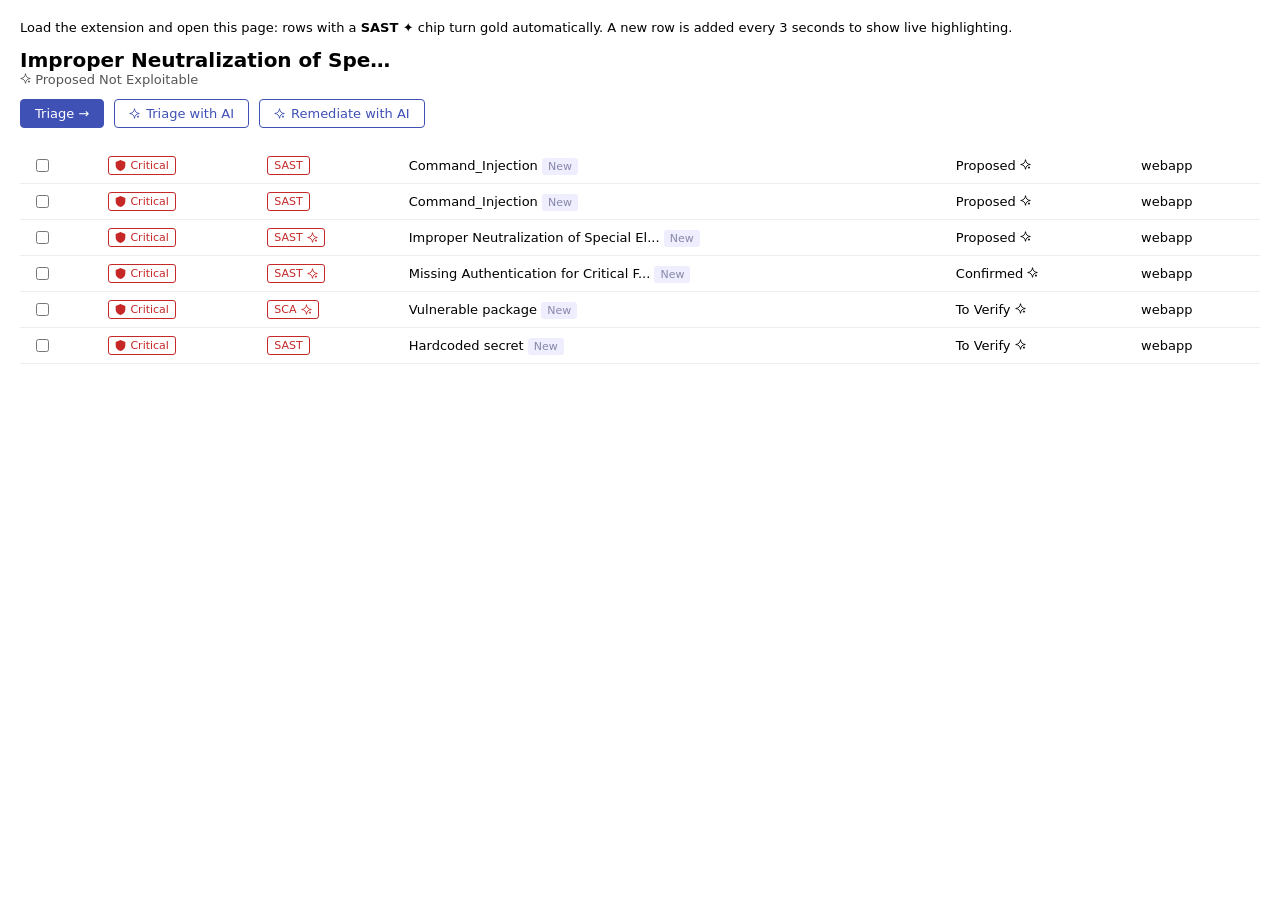
<file: demo/index.html>
<!doctype html>
<html>
<head>
  <meta charset="utf-8" />
  <title>Sparkle Highlighter demo</title>
  <style>
    body { font: 13px system-ui, sans-serif; margin: 20px; }
    table { border-collapse: collapse; width: 100%; }
    td { padding: 8px 12px; border-bottom: 1px solid #eee; background: #fff; }
    .chip { display: inline-flex; align-items: center; gap: 4px; padding: 2px 6px; border: 1px solid #c62828; border-radius: 3px; color: #c62828; font-size: 11px; }
    .new { background: #eef; color: #88a; padding: 2px 6px; border-radius: 3px; font-size: 11px; }
    .btn { display: inline-flex; align-items: center; gap: 6px; padding: 6px 14px; border: 1px solid #3f51b5; border-radius: 4px; background: #fff; color: #3f51b5; font: inherit; }
    svg { width: 11px; height: 11px; }
  </style>
</head>
<body>
  <p>Load the extension and open this page: rows with a <b>SAST ✦</b> chip turn gold automatically.
  A new row is added every 3 seconds to show live highlighting.</p>
  <section style="max-width:460px;margin-bottom:20px">
    <div style="font-size:20px;font-weight:600">Improper Neutralization of Spe…</div>
    <div id="state" style="color:#555"></div>
    <div style="display:flex;gap:10px;margin-top:12px">
      <button class="btn" style="background:#3f51b5;color:#fff;border-color:#3f51b5">Triage →</button>
      <button class="btn ai">Triage with AI</button>
      <button class="btn ai">Remediate with AI</button>
    </div>
  </section>
  <table><tbody id="rows"></tbody></table>

  <template id="sparkle">
    <svg viewBox="0 0 16 16" fill="none" stroke="currentColor" stroke-width="1.3"><path d="M8 1C8.6 5.4 10.6 7.4 15 8C10.6 8.6 8.6 10.6 8 15C7.4 10.6 5.4 8.6 1 8C5.4 7.4 7.4 5.4 8 1ZM13 11v3M11.5 12.5h3"/></svg>
  </template>
  <template id="shield">
    <svg viewBox="0 0 16 16" fill="currentColor"><path d="M8 0l7 3v5c0 4-3 7-7 8-4-1-7-4-7-8V3z"/></svg>
  </template>

  <script>
    const icon = (id) => document.getElementById(id).innerHTML;
    const rows = [
      ["SAST", false, "Command_Injection", "Proposed"],
      ["SAST", false, "Command_Injection", "Proposed"],
      ["SAST", true, "Improper Neutralization of Special El...", "Proposed"],
      ["SAST", true, "Missing Authentication for Critical F...", "Confirmed"],
      ["SCA", true, "Vulnerable package", "To Verify"],
      ["SAST", false, "Hardcoded secret", "To Verify"]
    ];
    function addRow([scanner, sparkle, name, state]) {
      const tr = document.createElement("tr");
      tr.innerHTML = `
        <td><input type="checkbox"></td>
        <td><span class="chip">${icon("shield")} Critical</span></td>
        <td><span class="chip">${scanner} ${sparkle ? icon("sparkle") : ""}</span></td>
        <td>${name} <span class="new">New</span></td>
        <td>${state} ${icon("sparkle")}</td>
        <td>webapp</td>`;
      document.getElementById("rows").appendChild(tr);
    }
    rows.forEach(addRow);
    document.querySelectorAll(".ai").forEach((b) => b.insertAdjacentHTML("afterbegin", icon("sparkle")));
    document.getElementById("state").innerHTML = icon("sparkle") + " Proposed Not Exploitable";
    let n = 0;
    setInterval(() => n < 6 && addRow([n % 2 ? "SAST" : "IaC", n++ % 3 !== 0, "Added later #" + n, "To Verify"]), 3000);
  </script>
</body>
</html>
</file>
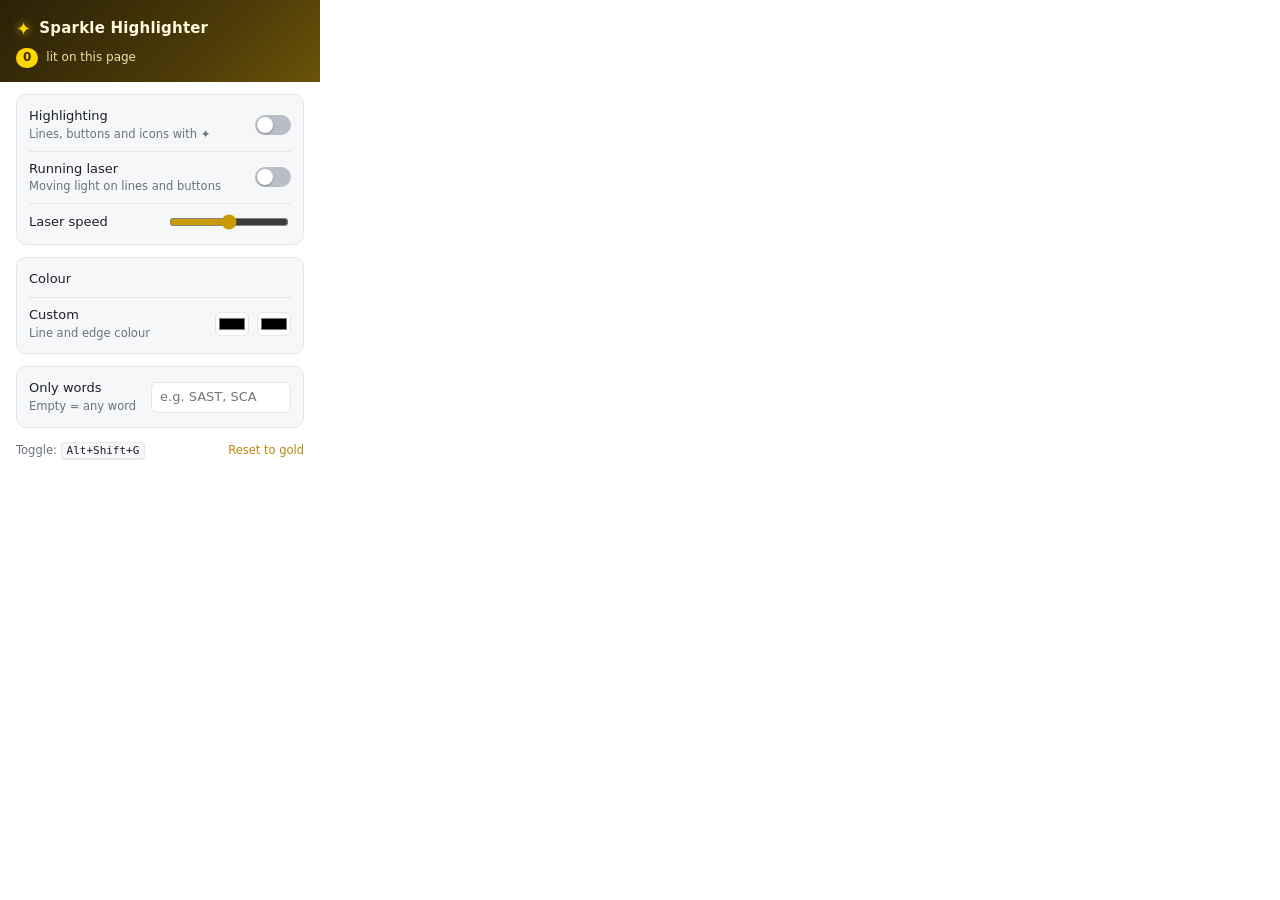
<file: extension/popup.html>
<!doctype html>
<html>
<head>
  <meta charset="utf-8" />
  <style>
    :root {
      --bg: #ffffff;
      --panel: #f6f7f9;
      --text: #1d2026;
      --muted: #6a7280;
      --line: #e3e6ea;
      --gold: #ffd700;
      --gold-deep: #b8860b;
      --on: #c99a06;
    }
    @media (prefers-color-scheme: dark) {
      :root {
        --bg: #17191d;
        --panel: #202328;
        --text: #eceef1;
        --muted: #9aa1ac;
        --line: #2e3238;
        --on: #e0b31a;
      }
    }
    * { box-sizing: border-box; }
    body {
      width: 320px; margin: 0; background: var(--bg); color: var(--text);
      font: 13px/1.45 system-ui, -apple-system, "Segoe UI", sans-serif;
    }

    header {
      position: relative; overflow: hidden; padding: 16px 16px 14px;
      background: linear-gradient(135deg, #2a2108, #4a3a08 60%, #6b5309);
      color: #fff8dc;
    }
    header::after { /* the laser, previewed */
      content: ""; position: absolute; inset: 0;
      background: linear-gradient(100deg, transparent 35%, rgba(255, 240, 170, .55) 50%, transparent 65%);
      transform: translateX(-100%); animation: sweep 2.4s linear infinite;
    }
    body.paused header::after, body.off header::after { animation-play-state: paused; opacity: 0; }
    @keyframes sweep { to { transform: translateX(100%); } }
    .title { display: flex; align-items: center; gap: 8px; font-size: 15px; font-weight: 650; letter-spacing: .2px; }
    .title .star { color: var(--gold); font-size: 18px; text-shadow: 0 0 10px rgba(255, 215, 0, .8); }
    .status { margin-top: 6px; display: flex; align-items: center; gap: 8px; font-size: 12px; color: #f3e3a6; }
    .count {
      display: inline-flex; align-items: center; justify-content: center; min-width: 22px; height: 20px; padding: 0 7px;
      border-radius: 10px; background: var(--gold); color: #3d2e00; font-weight: 700; font-size: 12px;
    }
    body.off .count { background: #8a8f98; color: #fff; }

    main { padding: 12px 16px 14px; display: grid; gap: 12px; }
    section { background: var(--panel); border: 1px solid var(--line); border-radius: 10px; padding: 4px 12px; }
    .row { display: flex; align-items: center; justify-content: space-between; gap: 10px; padding: 8px 0; }
    .row + .row { border-top: 1px solid var(--line); }
    .label { display: grid; }
    .label small { color: var(--muted); font-size: 11.5px; }

    /* Switch */
    .switch { position: relative; width: 36px; height: 20px; flex: none; }
    .switch input { opacity: 0; width: 0; height: 0; position: absolute; }
    .switch span {
      position: absolute; inset: 0; border-radius: 20px; background: #b9bec6; cursor: pointer; transition: background .2s;
    }
    .switch span::before {
      content: ""; position: absolute; width: 16px; height: 16px; left: 2px; top: 2px; border-radius: 50%;
      background: #fff; box-shadow: 0 1px 2px rgba(0, 0, 0, .3); transition: transform .2s;
    }
    .switch input:checked + span { background: var(--on); }
    .switch input:checked + span::before { transform: translateX(16px); }
    .switch input:focus-visible + span { outline: 2px solid var(--gold-deep); outline-offset: 2px; }

    .swatches { display: flex; gap: 8px; flex-wrap: wrap; }
    .swatch {
      width: 26px; height: 26px; border-radius: 50%; border: 2px solid var(--bg); cursor: pointer; padding: 0;
      box-shadow: 0 0 0 1px var(--line); transition: transform .12s;
    }
    .swatch:hover { transform: scale(1.1); }
    .swatch[aria-pressed="true"] { box-shadow: 0 0 0 2px var(--gold-deep); }
    input[type="color"] { width: 34px; height: 24px; border: 1px solid var(--line); border-radius: 6px; padding: 1px; background: var(--bg); cursor: pointer; }
    input[type="range"] { width: 120px; accent-color: var(--on); }
    input[type="text"] {
      width: 140px; padding: 5px 8px; border: 1px solid var(--line); border-radius: 6px; background: var(--bg); color: var(--text); font: inherit;
    }
    .colors { display: flex; gap: 8px; align-items: center; }

    footer { display: flex; justify-content: space-between; align-items: center; padding: 0 16px 14px; color: var(--muted); font-size: 11.5px; }
    kbd { font: 11px ui-monospace, monospace; padding: 1px 5px; border: 1px solid var(--line); border-bottom-width: 2px; border-radius: 4px; background: var(--panel); color: var(--text); }
    .link { background: none; border: 0; padding: 0; color: var(--gold-deep); cursor: pointer; font: inherit; }
    @media (prefers-color-scheme: dark) { .link { color: var(--on); } }
  </style>
</head>
<body>
  <header>
    <div class="title"><span class="star">✦</span> Sparkle Highlighter</div>
    <div class="status"><span class="count" id="count">0</span><span id="statusText">lit on this page</span></div>
  </header>

  <main>
    <section>
      <div class="row">
        <div class="label">Highlighting<small>Lines, buttons and icons with ✦</small></div>
        <label class="switch"><input type="checkbox" id="enabled" /><span></span></label>
      </div>
      <div class="row">
        <div class="label">Running laser<small>Moving light on lines and buttons</small></div>
        <label class="switch"><input type="checkbox" id="animate" /><span></span></label>
      </div>
      <div class="row">
        <div class="label">Laser speed</div>
        <input type="range" id="speed" min="1" max="5" step="0.2" title="Seconds per sweep" />
      </div>
    </section>

    <section>
      <div class="row">
        <div class="label">Colour</div>
        <div class="swatches" id="presets"></div>
      </div>
      <div class="row">
        <div class="label">Custom<small>Line and edge colour</small></div>
        <div class="colors">
          <input type="color" id="lineColor" title="Line colour" />
          <input type="color" id="accentColor" title="Edge colour" />
        </div>
      </div>
    </section>

    <section>
      <div class="row">
        <div class="label">Only words<small>Empty = any word</small></div>
        <input type="text" id="words" placeholder="e.g. SAST, SCA" />
      </div>
    </section>
  </main>

  <footer>
    <span>Toggle: <kbd id="shortcut">Alt+Shift+G</kbd></span>
    <button class="link" id="reset">Reset to gold</button>
  </footer>

  <script src="popup.js"></script>
</body>
</html>
</file>
